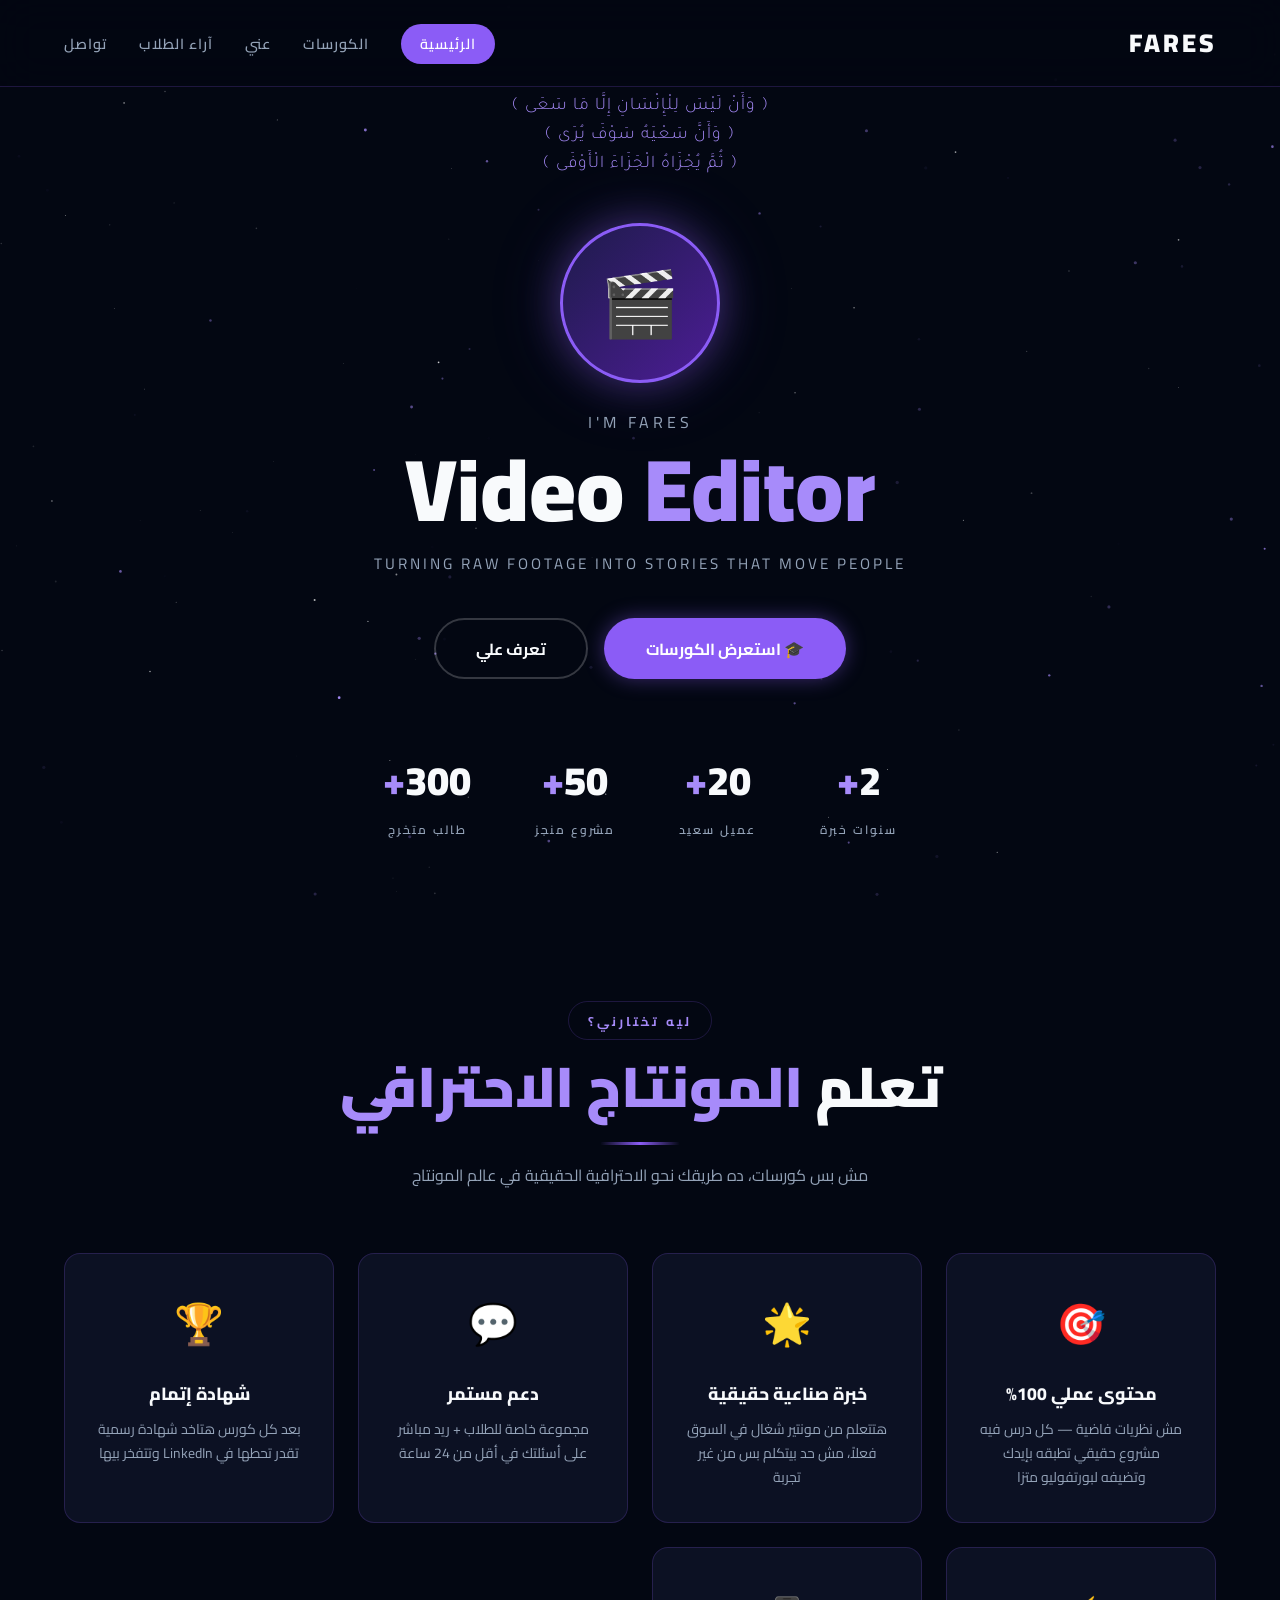
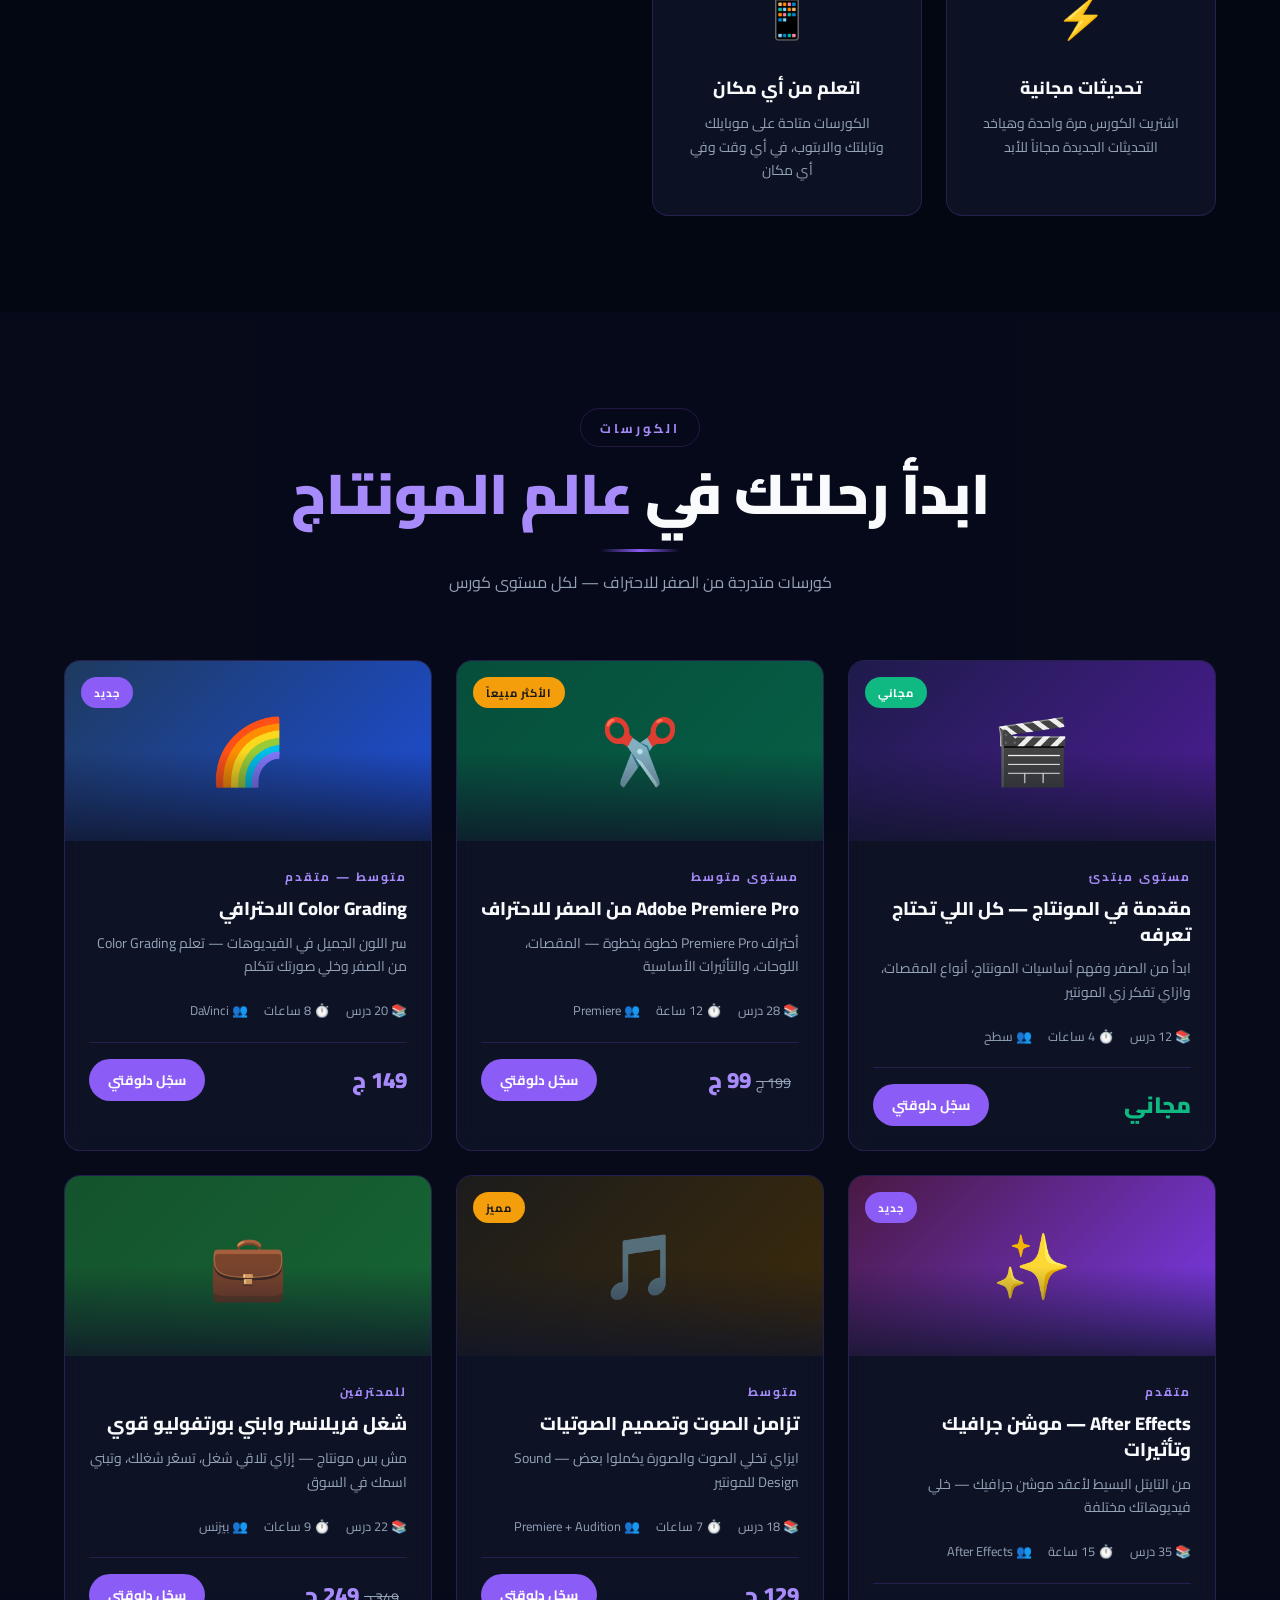
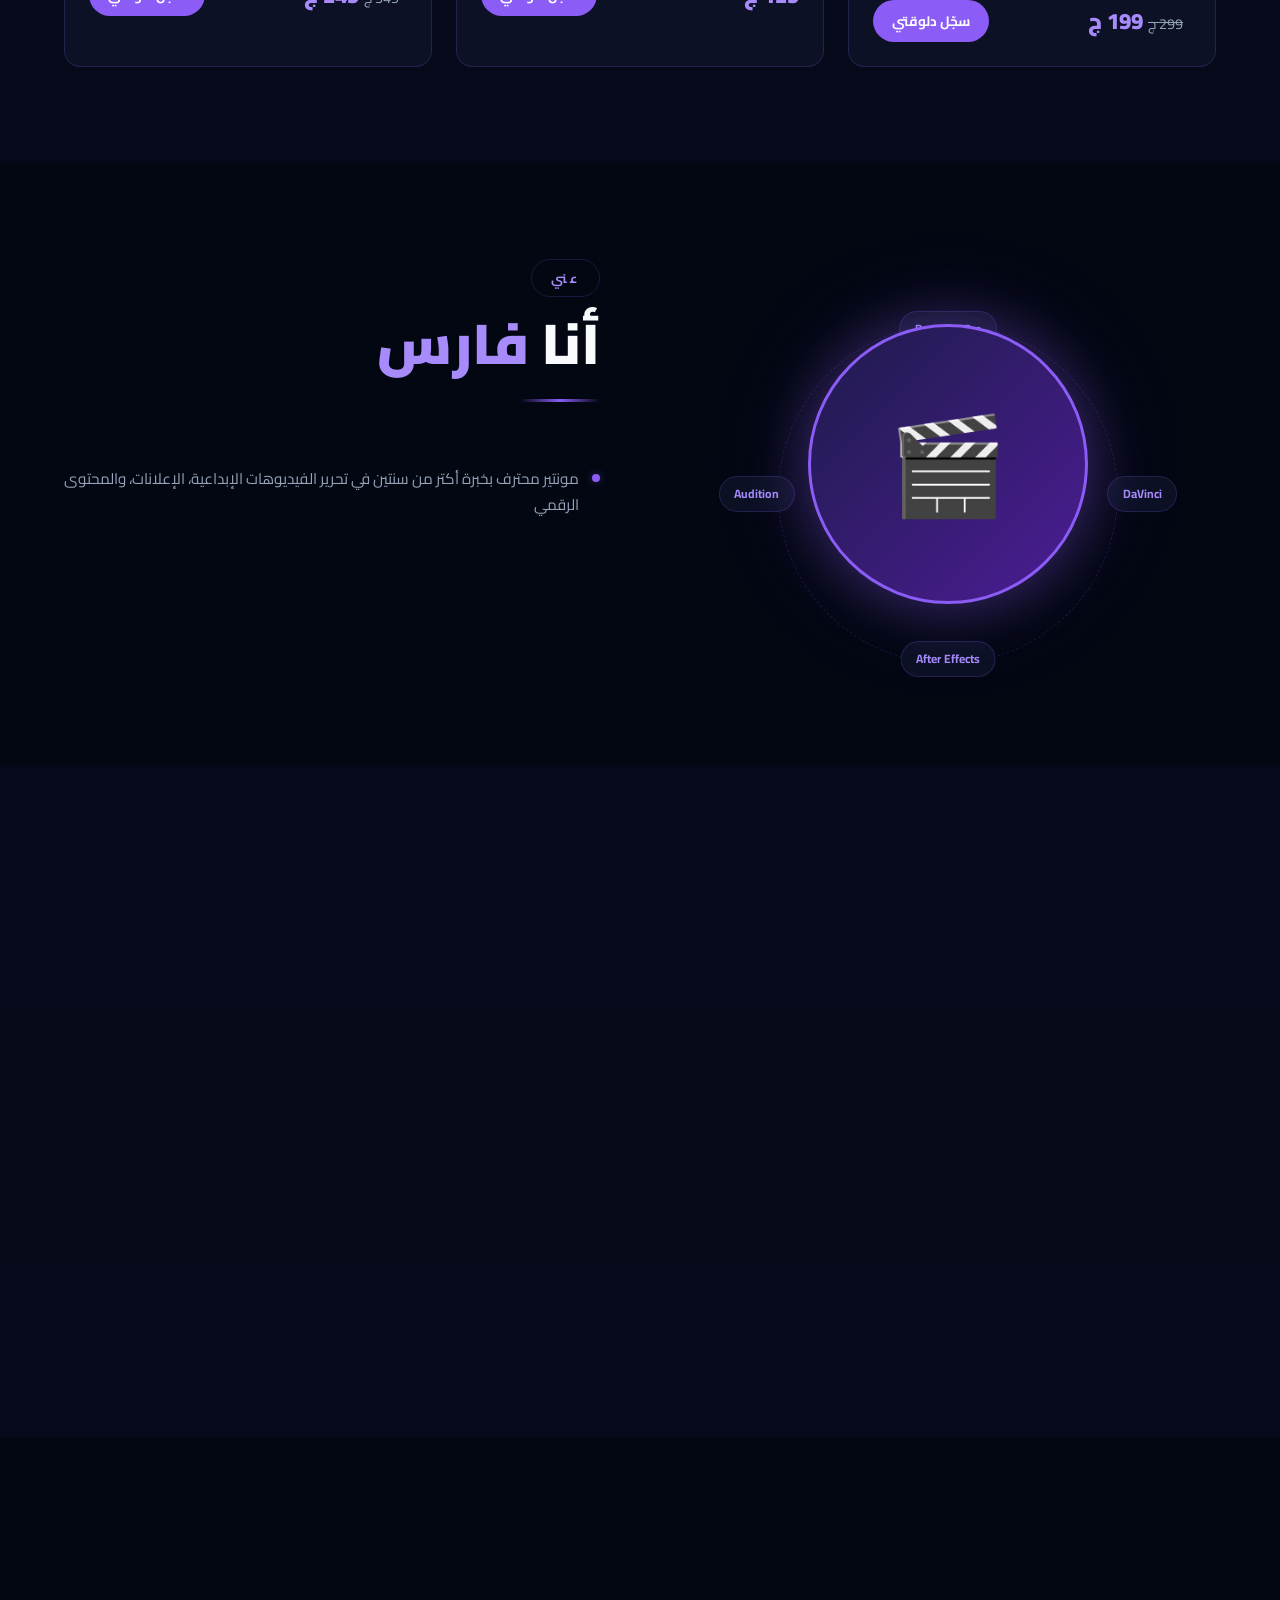
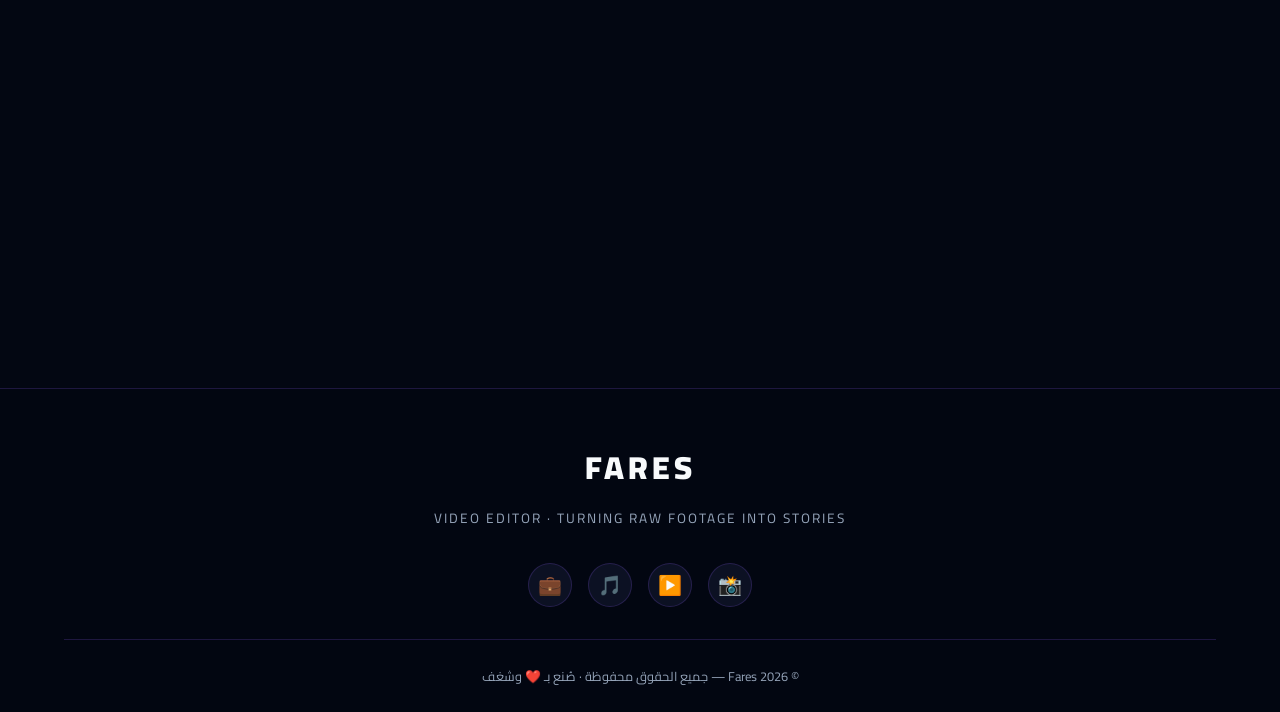
<file: Courses Wepsite/index.html>
<!DOCTYPE html>
<html lang="ar" dir="rtl">
<head>
<meta charset="UTF-8">
<meta name="viewport" content="width=device-width, initial-scale=1.0">
<title>فارس - كورسات المونتاج</title>
<link href="https://fonts.googleapis.com/css2?family=Cairo:wght@300;400;600;700;900&family=Tajawal:wght@300;400;700;900&display=swap" rel="stylesheet">
<link rel="stylesheet" href="style.css">
</head>
<body>

<canvas id="stars-canvas"></canvas>

<!-- NAV -->
<nav>
  <div class="nav-logo">FARES</div>
  <ul class="nav-links">
    <li><a href="#home" class="active">الرئيسية</a></li>
    <li><a href="#courses">الكورسات</a></li>
    <li><a href="#about">عني</a></li>
    <li><a href="#testimonials">آراء الطلاب</a></li>
    <li><a href="#contact">تواصل</a></li>
  </ul>
</nav>

<!-- HERO -->
<section id="home">
  <div class="ayah">
    <span>﴿ وَأَنْ لَيْسَ لِلْإِنْسَانِ إِلَّا مَا سَعَى ﴾</span>
    <span>﴿ وَأَنَّ سَعْيَهُ سَوْفَ يُرَى ﴾</span>
    <span>﴿ ثُمَّ يُجْزَاهُ الْجَزَاءَ الْأَوْفَى ﴾</span>
  </div>

  <div class="hero-avatar">🎬</div>
  <p class="hero-sub">I'm Fares</p>
  <h1 class="hero-title">
    <span>Video </span><span>Editor</span>
  </h1>
  <p class="hero-desc">Turning Raw Footage Into Stories That Move People</p>

  <div class="hero-cta">
    <a href="#courses" class="btn-primary">🎓 استعرض الكورسات</a>
    <a href="#about" class="btn-outline">تعرف علي</a>
  </div>

  <div class="stats-bar">
    <div class="stat">
      <div class="stat-num">2<span>+</span></div>
      <div class="stat-label">سنوات خبرة</div>
    </div>
    <div class="stat">
      <div class="stat-num">20<span>+</span></div>
      <div class="stat-label">عميل سعيد</div>
    </div>
    <div class="stat">
      <div class="stat-num">50<span>+</span></div>
      <div class="stat-label">مشروع منجز</div>
    </div>
    <div class="stat">
      <div class="stat-num">300<span>+</span></div>
      <div class="stat-label">طالب متخرج</div>
    </div>
  </div>
</section>

<!-- WHY US -->
<section id="why">
  <div class="section-header reveal">
    <span class="section-tag">ليه تختارني؟</span>
    <h2 class="section-title">تعلم <span>المونتاج الاحترافي</span></h2>
    <div class="glow-line"></div>
    <p class="section-sub">مش بس كورسات، ده طريقك نحو الاحترافية الحقيقية في عالم المونتاج</p>
  </div>

  <div class="why-grid">
    <div class="why-card reveal">
      <span class="why-icon">🎯</span>
      <h3 class="why-title">محتوى عملي 100%</h3>
      <p class="why-text">مش نظريات فاضية — كل درس فيه مشروع حقيقي تطبقه بإيدك وتضيفه لبورتفوليو متزا</p>
    </div>
    <div class="why-card reveal">
      <span class="why-icon">🌟</span>
      <h3 class="why-title">خبرة صناعية حقيقية</h3>
      <p class="why-text">هتتعلم من مونتير شغال في السوق فعلاً، مش حد بيتكلم بس من غير تجربة</p>
    </div>
    <div class="why-card reveal">
      <span class="why-icon">💬</span>
      <h3 class="why-title">دعم مستمر</h3>
      <p class="why-text">مجموعة خاصة للطلاب + ريد مباشر على أسئلتك في أقل من 24 ساعة</p>
    </div>
    <div class="why-card reveal">
      <span class="why-icon">🏆</span>
      <h3 class="why-title">شهادة إتمام</h3>
      <p class="why-text">بعد كل كورس هتاخد شهادة رسمية تقدر تحطها في LinkedIn وتتفخر بيها</p>
    </div>
    <div class="why-card reveal">
      <span class="why-icon">⚡</span>
      <h3 class="why-title">تحديثات مجانية</h3>
      <p class="why-text">اشتريت الكورس مرة واحدة وهياخد التحديثات الجديدة مجاناً للأبد</p>
    </div>
    <div class="why-card reveal">
      <span class="why-icon">📱</span>
      <h3 class="why-title">اتعلم من أي مكان</h3>
      <p class="why-text">الكورسات متاحة على موبايلك وتابلتك والابتوب، في أي وقت وفي أي مكان</p>
    </div>
  </div>
</section>

<!-- COURSES -->
<section id="courses">
  <div class="section-header reveal">
    <span class="section-tag">الكورسات</span>
    <h2 class="section-title">ابدأ رحلتك في <span>عالم المونتاج</span></h2>
    <div class="glow-line"></div>
    <p class="section-sub">كورسات متدرجة من الصفر للاحتراف — لكل مستوى كورس</p>
  </div>

  <div class="courses-grid">

    <!-- Course 1 -->
    <div class="course-card reveal">
      <div class="course-thumb" style="background: linear-gradient(135deg, #1e1b4b, #4c1d95);">
        🎬
        <div class="course-badge badge-free">مجاني</div>
      </div>
      <div class="course-body">
        <div class="course-level">مستوى مبتدئ</div>
        <h3 class="course-name">مقدمة في المونتاج — كل اللي تحتاج تعرفه</h3>
        <p class="course-desc">ابدأ من الصفر وفهم أساسيات المونتاج، أنواع المقصات، وازاي تفكر زي المونتير</p>
        <div class="course-meta">
          <span>📚 12 درس</span>
          <span>⏱️ 4 ساعات</span>
          <span>👥 سطح</span>
        </div>
        <div class="course-footer">
          <div class="course-price free">مجاني</div>
          <button class="btn-enroll">سجّل دلوقتي</button>
        </div>
      </div>
    </div>

    <!-- Course 2 -->
    <div class="course-card reveal">
      <div class="course-thumb" style="background: linear-gradient(135deg, #064e3b, #065f46);">
        ✂️
        <div class="course-badge badge-popular">الأكثر مبيعاً</div>
      </div>
      <div class="course-body">
        <div class="course-level">مستوى متوسط</div>
        <h3 class="course-name">Adobe Premiere Pro من الصفر للاحتراف</h3>
        <p class="course-desc">أحتراف Premiere Pro خطوة بخطوة — المقصات، اللوحات، والتأثيرات الأساسية</p>
        <div class="course-meta">
          <span>📚 28 درس</span>
          <span>⏱️ 12 ساعة</span>
          <span>👥 Premiere</span>
        </div>
        <div class="course-footer">
          <div class="course-price">
            <span class="old-price">199 ج</span>
            99 ج
          </div>
          <button class="btn-enroll">سجّل دلوقتي</button>
        </div>
      </div>
    </div>

    <!-- Course 3 -->
    <div class="course-card reveal">
      <div class="course-thumb" style="background: linear-gradient(135deg, #1e3a5f, #1d4ed8);">
        🌈
        <div class="course-badge badge-new">جديد</div>
      </div>
      <div class="course-body">
        <div class="course-level">متوسط — متقدم</div>
        <h3 class="course-name">Color Grading الاحترافي</h3>
        <p class="course-desc">سر اللون الجميل في الفيديوهات — تعلم Color Grading من الصفر وخلي صورتك تتكلم</p>
        <div class="course-meta">
          <span>📚 20 درس</span>
          <span>⏱️ 8 ساعات</span>
          <span>👥 DaVinci</span>
        </div>
        <div class="course-footer">
          <div class="course-price">149 ج</div>
          <button class="btn-enroll">سجّل دلوقتي</button>
        </div>
      </div>
    </div>

    <!-- Course 4 -->
    <div class="course-card reveal">
      <div class="course-thumb" style="background: linear-gradient(135deg, #4a1942, #7c3aed);">
        ✨
        <div class="course-badge badge-new">جديد</div>
      </div>
      <div class="course-body">
        <div class="course-level">متقدم</div>
        <h3 class="course-name">After Effects — موشن جرافيك وتأثيرات</h3>
        <p class="course-desc">من التايتل البسيط لأعقد موشن جرافيك — خلي فيديوهاتك مختلفة</p>
        <div class="course-meta">
          <span>📚 35 درس</span>
          <span>⏱️ 15 ساعة</span>
          <span>👥 After Effects</span>
        </div>
        <div class="course-footer">
          <div class="course-price">
            <span class="old-price">299 ج</span>
            199 ج
          </div>
          <button class="btn-enroll">سجّل دلوقتي</button>
        </div>
      </div>
    </div>

    <!-- Course 5 -->
    <div class="course-card reveal">
      <div class="course-thumb" style="background: linear-gradient(135deg, #1c1c1c, #3d2b0a);">
        🎵
        <div class="course-badge badge-popular">مميز</div>
      </div>
      <div class="course-body">
        <div class="course-level">متوسط</div>
        <h3 class="course-name">تزامن الصوت وتصميم الصوتيات</h3>
        <p class="course-desc">ايزاي تخلي الصوت والصورة يكملوا بعض — Sound Design للمونتير</p>
        <div class="course-meta">
          <span>📚 18 درس</span>
          <span>⏱️ 7 ساعات</span>
          <span>👥 Premiere + Audition</span>
        </div>
        <div class="course-footer">
          <div class="course-price">129 ج</div>
          <button class="btn-enroll">سجّل دلوقتي</button>
        </div>
      </div>
    </div>

    <!-- Course 6 -->
    <div class="course-card reveal">
      <div class="course-thumb" style="background: linear-gradient(135deg, #14532d, #166534);">
        💼
      </div>
      <div class="course-body">
        <div class="course-level">للمحترفين</div>
        <h3 class="course-name">شغل فريلانسر وابني بورتفوليو قوي</h3>
        <p class="course-desc">مش بس مونتاج — إزاي تلاقي شغل، تسعّر شغلك، وتبني اسمك في السوق</p>
        <div class="course-meta">
          <span>📚 22 درس</span>
          <span>⏱️ 9 ساعات</span>
          <span>👥 بيزنس</span>
        </div>
        <div class="course-footer">
          <div class="course-price">
            <span class="old-price">349 ج</span>
            249 ج
          </div>
          <button class="btn-enroll">سجّل دلوقتي</button>
        </div>
      </div>
    </div>

  </div>
</section>

<!-- ABOUT -->
<section id="about" style="padding: 6rem 5%;">
  <div class="about-visual reveal">
    <div class="skills-orbit">
      <span class="orbit-tag" style="top: -14px; left: 50%; transform: translateX(-50%)">Premiere Pro</span>
      <span class="orbit-tag" style="bottom: -14px; left: 50%; transform: translateX(-50%)">After Effects</span>
      <span class="orbit-tag" style="top: 50%; right: -60px; transform: translateY(-50%)">DaVinci</span>
      <span class="orbit-tag" style="top: 50%; left: -60px; transform: translateY(-50%)">Audition</span>
    </div>
    <div class="about-avatar-wrap">🎬</div>
  </div>

  <div class="about-content">
    <div class="section-header" style="text-align:right;">
      <span class="section-tag">عني</span>
      <h2 class="section-title reveal">أنا <span>فارس</span></h2>
      <div class="glow-line" style="margin-right:0; margin-left:auto;"></div>
    </div>

    <div class="about-list">
      <div class="about-item reveal">
        <div class="about-bullet"></div>
        <p class="about-item-text">مونتير محترف بخبرة أكتر من سنتين في تحرير الفيديوهات الإبداعية، الإعلانات، والمحتوى الرقمي</p>
      </div>
      <div class="about-item reveal">
        <div class="about-bullet"></div>
        <p class="about-item-text">شغلت مع أكتر من 20 عميل من مختلف المجالات وسلّمت أكتر من 50 مشروع احترافي</p>
      </div>
      <div class="about-item reveal">
        <div class="about-bullet"></div>
        <p class="about-item-text">متخصص في Adobe Premiere Pro، After Effects، DaVinci Resolve، وتصميم الصوتيات</p>
      </div>
      <div class="about-item reveal">
        <div class="about-bullet"></div>
        <p class="about-item-text">أؤمن إن كل لقطة بتحكي قصة — ومهمتي إني أساعدك تحكي قصتك بأحسن طريقة ممكنة</p>
      </div>
    </div>
  </div>
</section>

<!-- TESTIMONIALS -->
<section id="testimonials">
  <div class="section-header reveal">
    <span class="section-tag">آراء الطلاب</span>
    <h2 class="section-title">اللي بيقوله <span>طلابي</span></h2>
    <div class="glow-line"></div>
  </div>

  <div class="testimonials-grid">
    <div class="testi-card reveal">
      <div class="testi-stars">★★★★★</div>
      <p class="testi-text">"كورس Premiere كان من أحسن الكورسات اللي اتعلمتها في حياتي. فارس بيشرح بأسلوب سهل جداً وعملي. خلال شهر كنت شغّال فريلانسر!"</p>
      <div class="testi-author">
        <div class="testi-avatar">👨</div>
        <div>
          <div class="testi-name">أحمد محمد</div>
          <div class="testi-role">مونتير فريلانسر</div>
        </div>
      </div>
    </div>

    <div class="testi-card reveal">
      <div class="testi-stars">★★★★★</div>
      <p class="testi-text">"Color Grading كان بالنسبالي صندوق أسود. بعد الكورس، عملائي لاحظوا الفرق فوراً وزاد الطلب على شغلي ضعفين!"</p>
      <div class="testi-author">
        <div class="testi-avatar">👩</div>
        <div>
          <div class="testi-name">سارة علي</div>
          <div class="testi-role">يوتيوبر وكونتنت كريتور</div>
        </div>
      </div>
    </div>

    <div class="testi-card reveal">
      <div class="testi-stars">★★★★★</div>
      <p class="testi-text">"صراحة كنت خايف أجرب كورسات أونلاين، بس فارس فاجأني. المتابعة والدعم المستمر خلوني أكمل وما بقيتش حاسس إني لوحدي"</p>
      <div class="testi-author">
        <div class="testi-avatar">👨</div>
        <div>
          <div class="testi-name">عمر حسن</div>
          <div class="testi-role">طالب طب وهاوي مونتاج</div>
        </div>
      </div>
    </div>
  </div>
</section>

<!-- CTA -->
<section id="contact" style="padding: 4rem 5% 6rem;">
  <div class="cta-banner reveal">
    <h2>جاهز تبدأ رحلتك؟ 🚀</h2>
    <p>مش محتاج خبرة سابقة — بس محتاج إرادة. سجّل دلوقتي وابدأ مشوارك في المونتاج</p>
    <div style="display:flex; gap:1rem; justify-content:center; flex-wrap:wrap;">
      <a href="#courses" class="btn-primary">🎬 شوف الكورسات</a>
      <a href="https://wa.me/201000000000" class="btn-outline" target="_blank">💬 تواصل على واتساب</a>
    </div>
  </div>
</section>

<!-- FOOTER -->
<footer>
  <div class="footer-logo">FARES</div>
  <p class="footer-tagline">Video Editor · Turning raw footage into stories</p>

  <div class="footer-socials">
    <a href="#" class="social-btn">📸</a>
    <a href="#" class="social-btn">▶️</a>
    <a href="#" class="social-btn">🎵</a>
    <a href="#" class="social-btn">💼</a>
  </div>

  <p class="footer-copy">© 2026 Fares — جميع الحقوق محفوظة · صُنع بـ ❤️ وشغف</p>
</footer>

<script src="script.js"></script>
</body>
</html>
</file>
<file: Courses Wepsite/style.css>
:root {
    --purple: #8B5CF6;
    --purple-light: #A78BFA;
    --purple-dark: #6D28D9;
    --purple-glow: rgba(139,92,246,0.4);
    --bg-deep: #030712;
    --bg-dark: #0A0F1E;
    --bg-card: rgba(15,20,40,0.8);
    --text-white: #F8FAFC;
    --text-muted: #94A3B8;
    --border: rgba(139,92,246,0.2);
  }

  * { margin: 0; padding: 0; box-sizing: border-box; }

  html { scroll-behavior: smooth; }

  body {
    background: var(--bg-deep);
    color: var(--text-white);
    font-family: 'Cairo', sans-serif;
    overflow-x: hidden;
    direction: rtl;
  }

  /* ── STARS ── */
  #stars-canvas {
    position: fixed;
    inset: 0;
    z-index: 0;
    pointer-events: none;
  }

  /* ── NAV ── */
  nav {
    position: fixed;
    top: 0; left: 0; right: 0;
    z-index: 100;
    display: flex;
    align-items: center;
    justify-content: space-between;
    padding: 1.2rem 5%;
    background: rgba(3,7,18,0.7);
    backdrop-filter: blur(20px);
    border-bottom: 1px solid var(--border);
  }

  .nav-logo {
    font-size: 1.6rem;
    font-weight: 900;
    letter-spacing: 3px;
    color: var(--text-white);
    text-transform: uppercase;
  }

  .nav-links {
    display: flex;
    gap: 2rem;
    list-style: none;
  }

  .nav-links a {
    text-decoration: none;
    color: var(--text-muted);
    font-size: 0.9rem;
    letter-spacing: 1px;
    transition: color 0.3s;
    font-weight: 600;
  }

  .nav-links a:hover,
  .nav-links a.active {
    color: var(--purple-light);
  }

  .nav-links a.active {
    background: var(--purple);
    color: white;
    padding: 0.4rem 1.2rem;
    border-radius: 50px;
  }

  /* ── HERO ── */
  #home {
    min-height: 100vh;
    display: flex;
    flex-direction: column;
    align-items: center;
    justify-content: center;
    text-align: center;
    padding: 6rem 5% 4rem;
    position: relative;
    z-index: 1;
  }

  .ayah {
    display: flex;
    flex-direction: column;
    gap: 0.5rem;
    margin-bottom: 3rem;
    animation: fadeDown 1s ease forwards;
    opacity: 0;
  }

  .ayah span {
    font-size: 1.1rem;
    color: var(--purple-light);
    font-weight: 300;
    letter-spacing: 1px;
    font-family: 'Tajawal', sans-serif;
  }

  .hero-avatar {
    width: 160px; height: 160px;
    border-radius: 50%;
    border: 3px solid var(--purple);
    box-shadow: 0 0 40px var(--purple-glow), 0 0 80px rgba(139,92,246,0.15);
    margin-bottom: 1.5rem;
    animation: fadeUp 1s 0.3s ease forwards;
    opacity: 0;
    object-fit: cover;
    background: linear-gradient(135deg, #1e1b4b, #4c1d95);
    display: flex;
    align-items: center;
    justify-content: center;
    font-size: 4rem;
  }

  .hero-sub {
    font-size: 1rem;
    letter-spacing: 4px;
    color: var(--text-muted);
    margin-bottom: 0.5rem;
    animation: fadeUp 1s 0.4s ease forwards;
    opacity: 0;
    text-transform: uppercase;
  }

  .hero-title {
    font-size: clamp(3rem, 8vw, 5.5rem);
    font-weight: 900;
    line-height: 1;
    margin-bottom: 1rem;
    animation: fadeUp 1s 0.5s ease forwards;
    opacity: 0;
  }

  .hero-title span:first-child { color: var(--text-white); }
  .hero-title span:last-child { color: var(--purple-light); }

  .hero-desc {
    font-size: 0.95rem;
    letter-spacing: 3px;
    color: var(--text-muted);
    margin-bottom: 2.5rem;
    text-transform: uppercase;
    animation: fadeUp 1s 0.6s ease forwards;
    opacity: 0;
  }

  .hero-cta {
    display: flex;
    gap: 1rem;
    flex-wrap: wrap;
    justify-content: center;
    animation: fadeUp 1s 0.7s ease forwards;
    opacity: 0;
  }

  .btn-primary {
    background: var(--purple);
    color: white;
    padding: 0.85rem 2.5rem;
    border-radius: 50px;
    text-decoration: none;
    font-weight: 700;
    font-size: 1rem;
    transition: all 0.3s;
    box-shadow: 0 0 20px var(--purple-glow);
    border: 2px solid transparent;
  }

  .btn-primary:hover {
    background: transparent;
    border-color: var(--purple);
    color: var(--purple-light);
    box-shadow: 0 0 30px var(--purple-glow);
    transform: translateY(-2px);
  }

  .btn-outline {
    background: transparent;
    color: var(--text-white);
    padding: 0.85rem 2.5rem;
    border-radius: 50px;
    text-decoration: none;
    font-weight: 700;
    font-size: 1rem;
    border: 2px solid rgba(255,255,255,0.2);
    transition: all 0.3s;
  }

  .btn-outline:hover {
    border-color: var(--purple-light);
    color: var(--purple-light);
    transform: translateY(-2px);
  }

  .stats-bar {
    display: flex;
    gap: 4rem;
    margin-top: 4rem;
    animation: fadeUp 1s 0.9s ease forwards;
    opacity: 0;
    justify-content: center;
    flex-wrap: wrap;
  }

  .stat { text-align: center; }

  .stat-num {
    font-size: 2.5rem;
    font-weight: 900;
    color: var(--text-white);
  }

  .stat-num span { color: var(--purple-light); }

  .stat-label {
    font-size: 0.75rem;
    letter-spacing: 2px;
    color: var(--text-muted);
    text-transform: uppercase;
    font-weight: 600;
  }

  /* ── SECTION BASE ── */
  section {
    position: relative;
    z-index: 1;
    padding: 6rem 5%;
  }

  .section-header {
    text-align: center;
    margin-bottom: 4rem;
  }

  .section-tag {
    display: inline-block;
    font-size: 0.8rem;
    letter-spacing: 3px;
    color: var(--purple-light);
    text-transform: uppercase;
    font-weight: 700;
    margin-bottom: 1rem;
    border: 1px solid var(--border);
    padding: 0.4rem 1.2rem;
    border-radius: 50px;
  }

  .section-title {
    font-size: clamp(2rem, 5vw, 3.5rem);
    font-weight: 900;
    color: var(--text-white);
    line-height: 1.1;
  }

  .section-title span { color: var(--purple-light); }

  .section-sub {
    font-size: 1rem;
    color: var(--text-muted);
    margin-top: 1rem;
    max-width: 600px;
    margin-left: auto;
    margin-right: auto;
    line-height: 1.8;
  }

  /* ── DIVIDER ── */
  .glow-line {
    width: 80px;
    height: 3px;
    background: linear-gradient(90deg, transparent, var(--purple), transparent);
    margin: 1.5rem auto 0;
    border-radius: 2px;
  }

  /* ── COURSES ── */
  #courses { background: rgba(139,92,246,0.03); }

  .courses-grid {
    display: grid;
    grid-template-columns: repeat(auto-fill, minmax(300px, 1fr));
    gap: 1.5rem;
  }

  .course-card {
    background: var(--bg-card);
    border: 1px solid var(--border);
    border-radius: 16px;
    overflow: hidden;
    transition: all 0.4s;
    backdrop-filter: blur(10px);
    cursor: pointer;
  }

  .course-card:hover {
    transform: translateY(-8px);
    border-color: var(--purple);
    box-shadow: 0 20px 60px rgba(139,92,246,0.2);
  }

  .course-thumb {
    height: 180px;
    display: flex;
    align-items: center;
    justify-content: center;
    font-size: 4rem;
    position: relative;
    overflow: hidden;
  }

  .course-thumb::after {
    content: '';
    position: absolute;
    inset: 0;
    background: linear-gradient(to bottom, transparent 50%, var(--bg-card));
  }

  .course-badge {
    position: absolute;
    top: 1rem;
    left: 1rem;
    font-size: 0.7rem;
    font-weight: 700;
    letter-spacing: 1px;
    text-transform: uppercase;
    padding: 0.3rem 0.8rem;
    border-radius: 50px;
    z-index: 1;
  }

  .badge-new { background: var(--purple); color: white; }
  .badge-popular { background: #F59E0B; color: #1A1A1A; }
  .badge-free { background: #10B981; color: white; }

  .course-body { padding: 1.5rem; }

  .course-level {
    font-size: 0.75rem;
    letter-spacing: 2px;
    color: var(--purple-light);
    text-transform: uppercase;
    font-weight: 700;
    margin-bottom: 0.5rem;
  }

  .course-name {
    font-size: 1.15rem;
    font-weight: 800;
    color: var(--text-white);
    margin-bottom: 0.6rem;
    line-height: 1.4;
  }

  .course-desc {
    font-size: 0.875rem;
    color: var(--text-muted);
    line-height: 1.7;
    margin-bottom: 1.2rem;
  }

  .course-meta {
    display: flex;
    gap: 1rem;
    font-size: 0.8rem;
    color: var(--text-muted);
    margin-bottom: 1.2rem;
    flex-wrap: wrap;
  }

  .course-meta span {
    display: flex;
    align-items: center;
    gap: 0.3rem;
  }

  .course-footer {
    display: flex;
    align-items: center;
    justify-content: space-between;
    padding-top: 1rem;
    border-top: 1px solid var(--border);
  }

  .course-price {
    font-size: 1.4rem;
    font-weight: 900;
    color: var(--purple-light);
  }

  .course-price .old-price {
    font-size: 0.9rem;
    color: var(--text-muted);
    text-decoration: line-through;
    margin-right: 0.5rem;
    font-weight: 400;
  }

  .course-price.free { color: #10B981; }

  .btn-enroll {
    background: var(--purple);
    color: white;
    border: none;
    padding: 0.5rem 1.2rem;
    border-radius: 50px;
    font-size: 0.85rem;
    font-weight: 700;
    cursor: pointer;
    transition: all 0.3s;
    font-family: 'Cairo', sans-serif;
  }

  .btn-enroll:hover {
    background: var(--purple-dark);
    box-shadow: 0 0 20px var(--purple-glow);
  }

  /* ── WHY ── */
  .why-grid {
    display: grid;
    grid-template-columns: repeat(auto-fill, minmax(240px, 1fr));
    gap: 1.5rem;
  }

  .why-card {
    background: var(--bg-card);
    border: 1px solid var(--border);
    border-radius: 16px;
    padding: 2rem;
    text-align: center;
    transition: all 0.3s;
    backdrop-filter: blur(10px);
  }

  .why-card:hover {
    border-color: var(--purple);
    transform: translateY(-5px);
    box-shadow: 0 10px 40px rgba(139,92,246,0.15);
  }

  .why-icon {
    font-size: 2.5rem;
    margin-bottom: 1rem;
    display: block;
  }

  .why-title {
    font-size: 1.1rem;
    font-weight: 800;
    color: var(--text-white);
    margin-bottom: 0.5rem;
  }

  .why-text {
    font-size: 0.875rem;
    color: var(--text-muted);
    line-height: 1.7;
  }

  /* ── TESTIMONIALS ── */
  #testimonials { background: rgba(139,92,246,0.03); }

  .testimonials-grid {
    display: grid;
    grid-template-columns: repeat(auto-fill, minmax(300px, 1fr));
    gap: 1.5rem;
  }

  .testi-card {
    background: var(--bg-card);
    border: 1px solid var(--border);
    border-radius: 16px;
    padding: 2rem;
    backdrop-filter: blur(10px);
    transition: all 0.3s;
  }

  .testi-card:hover {
    border-color: rgba(139,92,246,0.4);
  }

  .testi-stars { color: #F59E0B; font-size: 1.1rem; margin-bottom: 1rem; }

  .testi-text {
    font-size: 0.95rem;
    color: var(--text-muted);
    line-height: 1.8;
    margin-bottom: 1.5rem;
    font-style: italic;
  }

  .testi-author {
    display: flex;
    align-items: center;
    gap: 0.8rem;
  }

  .testi-avatar {
    width: 44px; height: 44px;
    border-radius: 50%;
    background: linear-gradient(135deg, var(--purple-dark), var(--purple-light));
    display: flex;
    align-items: center;
    justify-content: center;
    font-size: 1.2rem;
    border: 2px solid var(--purple);
  }

  .testi-name {
    font-weight: 700;
    font-size: 0.95rem;
    color: var(--text-white);
  }

  .testi-role {
    font-size: 0.8rem;
    color: var(--text-muted);
  }

  /* ── ABOUT ── */
  #about {
    display: grid;
    grid-template-columns: 1fr 1fr;
    gap: 5rem;
    align-items: center;
  }

  @media (max-width: 768px) {
    #about { grid-template-columns: 1fr; gap: 2rem; }
  }

  .about-visual {
    display: flex;
    justify-content: center;
    position: relative;
  }

  .about-avatar-wrap {
    width: 280px; height: 280px;
    border-radius: 50%;
    border: 3px solid var(--purple);
    box-shadow: 0 0 60px var(--purple-glow), 0 0 120px rgba(139,92,246,0.1);
    background: linear-gradient(135deg, #1e1b4b, #4c1d95);
    display: flex;
    align-items: center;
    justify-content: center;
    font-size: 6rem;
    animation: pulse-ring 3s ease-in-out infinite;
    position: relative;
  }

  @keyframes pulse-ring {
    0%, 100% { box-shadow: 0 0 60px var(--purple-glow), 0 0 120px rgba(139,92,246,0.1); }
    50% { box-shadow: 0 0 80px rgba(139,92,246,0.6), 0 0 160px rgba(139,92,246,0.2); }
  }

  .skills-orbit {
    position: absolute;
    width: 340px; height: 340px;
    border: 1px dashed rgba(139,92,246,0.2);
    border-radius: 50%;
    animation: spin 20s linear infinite;
  }

  .orbit-tag {
    position: absolute;
    background: var(--bg-card);
    border: 1px solid var(--border);
    border-radius: 50px;
    padding: 0.35rem 0.9rem;
    font-size: 0.75rem;
    font-weight: 700;
    color: var(--purple-light);
    white-space: nowrap;
  }

  @keyframes spin { from { transform: rotate(0deg); } to { transform: rotate(360deg); } }

  .about-content .section-header { text-align: right; }

  .about-list {
    display: flex;
    flex-direction: column;
    gap: 1rem;
    margin-top: 2rem;
  }

  .about-item {
    display: flex;
    align-items: flex-start;
    gap: 0.8rem;
  }

  .about-bullet {
    width: 8px; height: 8px;
    border-radius: 50%;
    background: var(--purple);
    margin-top: 0.5rem;
    flex-shrink: 0;
    box-shadow: 0 0 8px var(--purple-glow);
  }

  .about-item-text {
    font-size: 0.95rem;
    color: var(--text-muted);
    line-height: 1.7;
  }

  /* ── CTA BANNER ── */
  .cta-banner {
    background: linear-gradient(135deg, rgba(109,40,217,0.3), rgba(139,92,246,0.1));
    border: 1px solid var(--border);
    border-radius: 24px;
    padding: 4rem;
    text-align: center;
    position: relative;
    overflow: hidden;
    z-index: 1;
  }

  .cta-banner::before {
    content: '';
    position: absolute;
    top: -50%;
    left: 50%;
    transform: translateX(-50%);
    width: 400px; height: 400px;
    background: radial-gradient(circle, rgba(139,92,246,0.2) 0%, transparent 70%);
    pointer-events: none;
  }

  .cta-banner h2 {
    font-size: clamp(1.8rem, 4vw, 3rem);
    font-weight: 900;
    margin-bottom: 1rem;
  }

  .cta-banner p {
    color: var(--text-muted);
    font-size: 1rem;
    margin-bottom: 2rem;
    max-width: 500px;
    margin-left: auto;
    margin-right: auto;
  }

  /* ── FOOTER ── */
  footer {
    position: relative;
    z-index: 1;
    background: rgba(3,7,18,0.9);
    border-top: 1px solid var(--border);
    padding: 3rem 5% 1.5rem;
    text-align: center;
  }

  .footer-logo {
    font-size: 2rem;
    font-weight: 900;
    letter-spacing: 4px;
    text-transform: uppercase;
    color: var(--text-white);
    margin-bottom: 0.5rem;
  }

  .footer-tagline {
    color: var(--text-muted);
    font-size: 0.85rem;
    letter-spacing: 2px;
    text-transform: uppercase;
    margin-bottom: 2rem;
  }

  .footer-socials {
    display: flex;
    gap: 1rem;
    justify-content: center;
    margin-bottom: 2rem;
  }

  .social-btn {
    width: 44px; height: 44px;
    border-radius: 50%;
    background: var(--bg-card);
    border: 1px solid var(--border);
    display: flex;
    align-items: center;
    justify-content: center;
    font-size: 1.2rem;
    text-decoration: none;
    transition: all 0.3s;
    color: var(--text-muted);
  }

  .social-btn:hover {
    border-color: var(--purple);
    color: var(--purple-light);
    box-shadow: 0 0 15px var(--purple-glow);
    transform: translateY(-3px);
  }

  .footer-copy {
    font-size: 0.8rem;
    color: var(--text-muted);
    border-top: 1px solid var(--border);
    padding-top: 1.5rem;
    margin-top: 1rem;
  }

  /* ── ANIMATIONS ── */
  @keyframes fadeUp {
    from { opacity: 0; transform: translateY(30px); }
    to   { opacity: 1; transform: translateY(0); }
  }

  @keyframes fadeDown {
    from { opacity: 0; transform: translateY(-20px); }
    to   { opacity: 1; transform: translateY(0); }
  }

  .reveal {
    opacity: 0;
    transform: translateY(30px);
    transition: opacity 0.7s ease, transform 0.7s ease;
  }

  .reveal.visible {
    opacity: 1;
    transform: translateY(0);
  }

  /* ── SCROLLBAR ── */
  ::-webkit-scrollbar { width: 6px; }
  ::-webkit-scrollbar-track { background: var(--bg-deep); }
  ::-webkit-scrollbar-thumb { background: var(--purple-dark); border-radius: 3px; }

  /* ── MOBILE ── */
  @media (max-width: 600px) {
    nav { padding: 1rem 4%; }
    .nav-links { gap: 1rem; }
    .nav-links a { font-size: 0.8rem; }
    .stats-bar { gap: 2rem; }
    .cta-banner { padding: 2.5rem 1.5rem; }
    .about-avatar-wrap { width: 200px; height: 200px; font-size: 4rem; }
    .skills-orbit { width: 240px; height: 240px; }
  }
</file>
